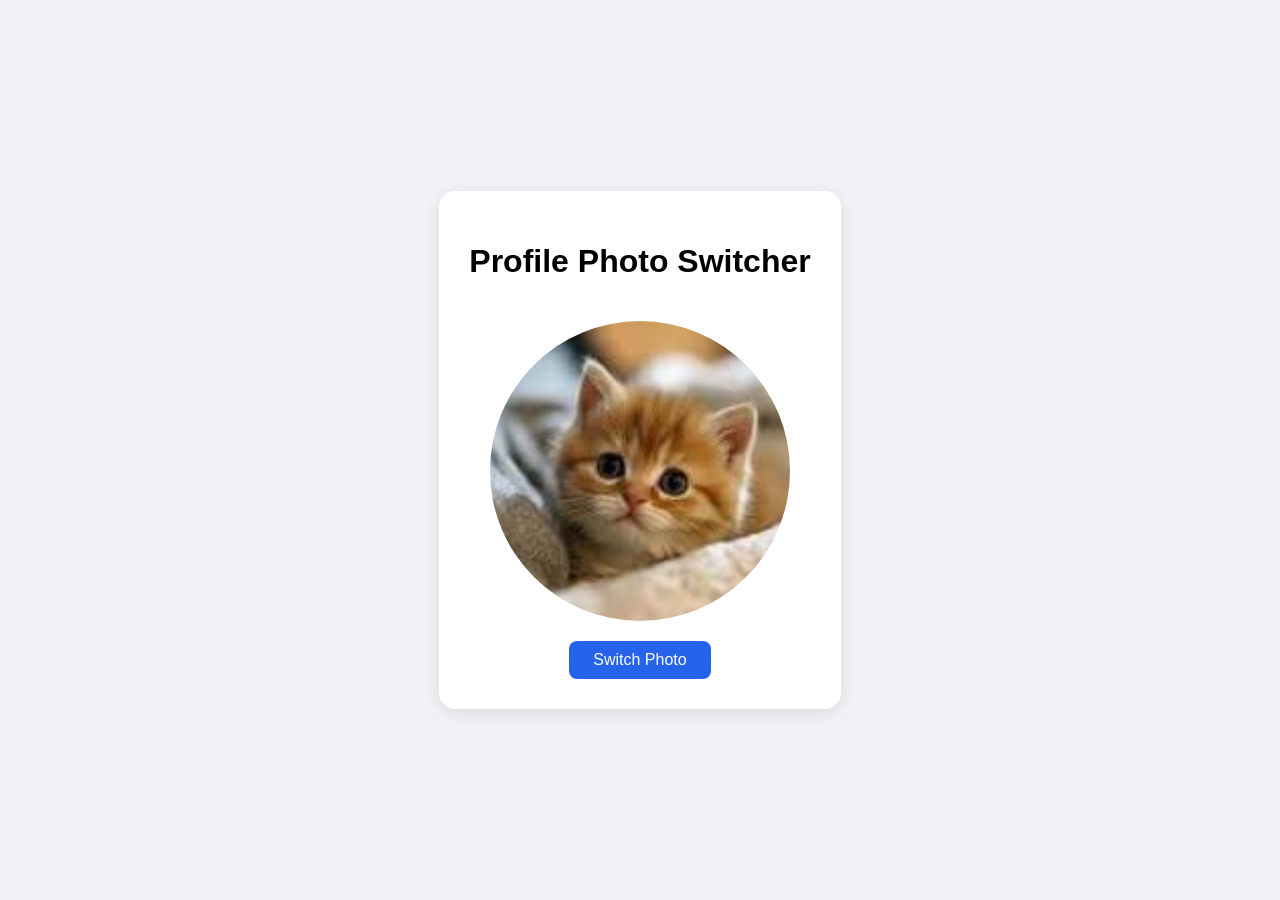
<file: bounce01/index.html>
<!DOCTYPE html>
<html lang="en">
<head>
    <meta charset="UTF-8">
    <meta name="viewport" content="width=device-width, initial-scale=1.0">
    <title>Profile Photo Switcher</title>
    <link rel="stylesheet" href="style.css">
</head>
<body>

    <main>
        <h1>Profile Photo Switcher</h1>

        <img
            id="profilePhoto"
            src="assets/casual.jpg"
            alt="Casual profile photo"
        >

        <button id="switchButton">Switch Photo</button>
    </main>

    <script src="script.js"></script>
</body>
</html>
</file>
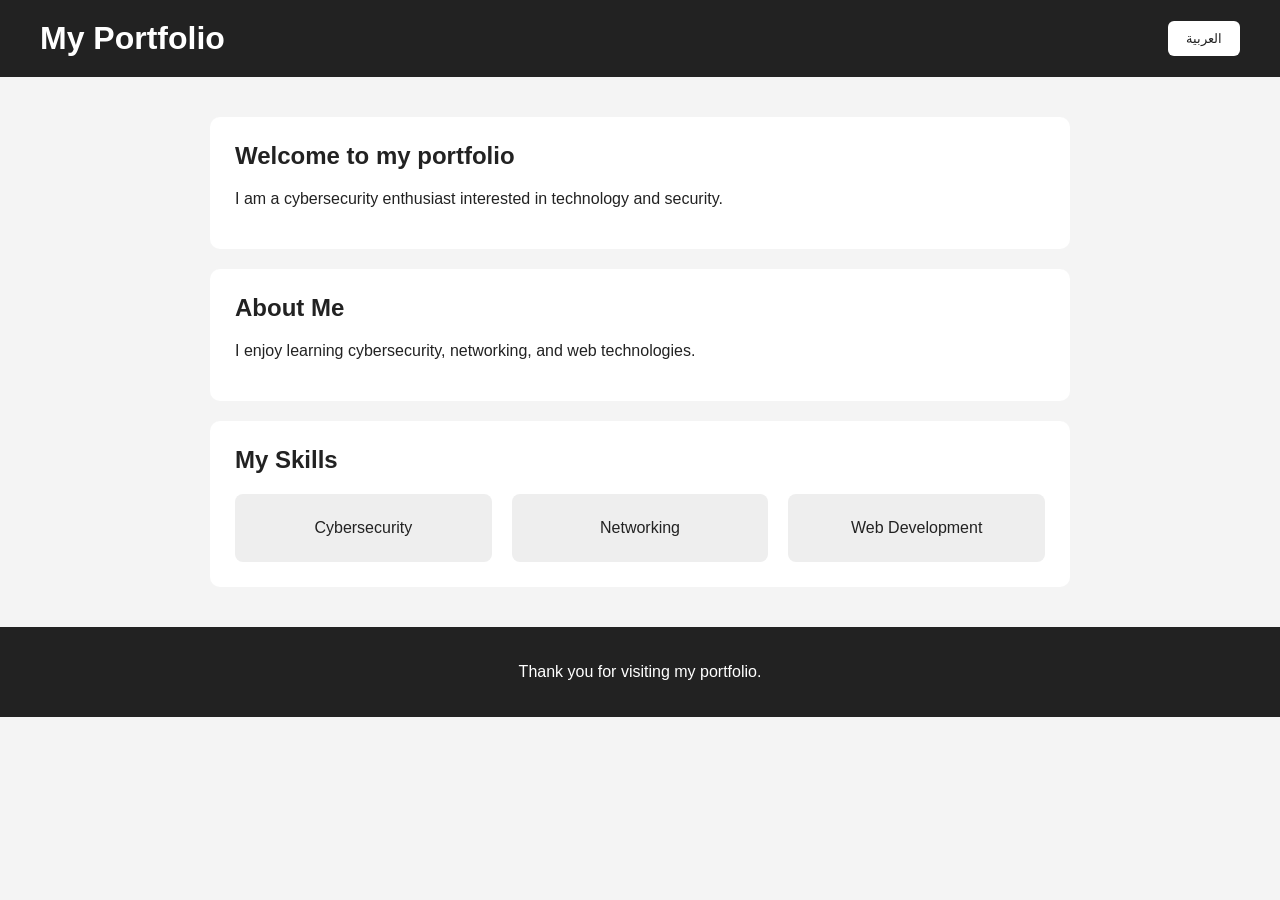
<file: bounce02/index.html>
<!DOCTYPE html>
<html lang="en" dir="ltr">
<head>
    <meta charset="UTF-8">
    <meta name="viewport" content="width=device-width, initial-scale=1.0">
    <title>My Portfolio</title>
    <link rel="stylesheet" href="style.css">
</head>
<body>

    <header>
        <h1 id="title">My Portfolio</h1>

        <button id="languageButton">العربية</button>
    </header>

    <main>
        <section>
            <h2 id="welcome">Welcome to my portfolio</h2>

            <p id="description">
                I am a cybersecurity enthusiast interested in technology and security.
            </p>
        </section>

        <section>
            <h2 id="aboutTitle">About Me</h2>

            <p id="aboutText">
                I enjoy learning cybersecurity, networking, and web technologies.
            </p>
        </section>

        <section>
            <h2 id="skillsTitle">My Skills</h2>

            <div class="skills">
                <div class="card" id="skill1">Cybersecurity</div>
                <div class="card" id="skill2">Networking</div>
                <div class="card" id="skill3">Web Development</div>
            </div>
        </section>
    </main>

    <footer>
        <p id="footerText">Thank you for visiting my portfolio.</p>
    </footer>

    <script src="script.js"></script>
</body>
</html>
</file>
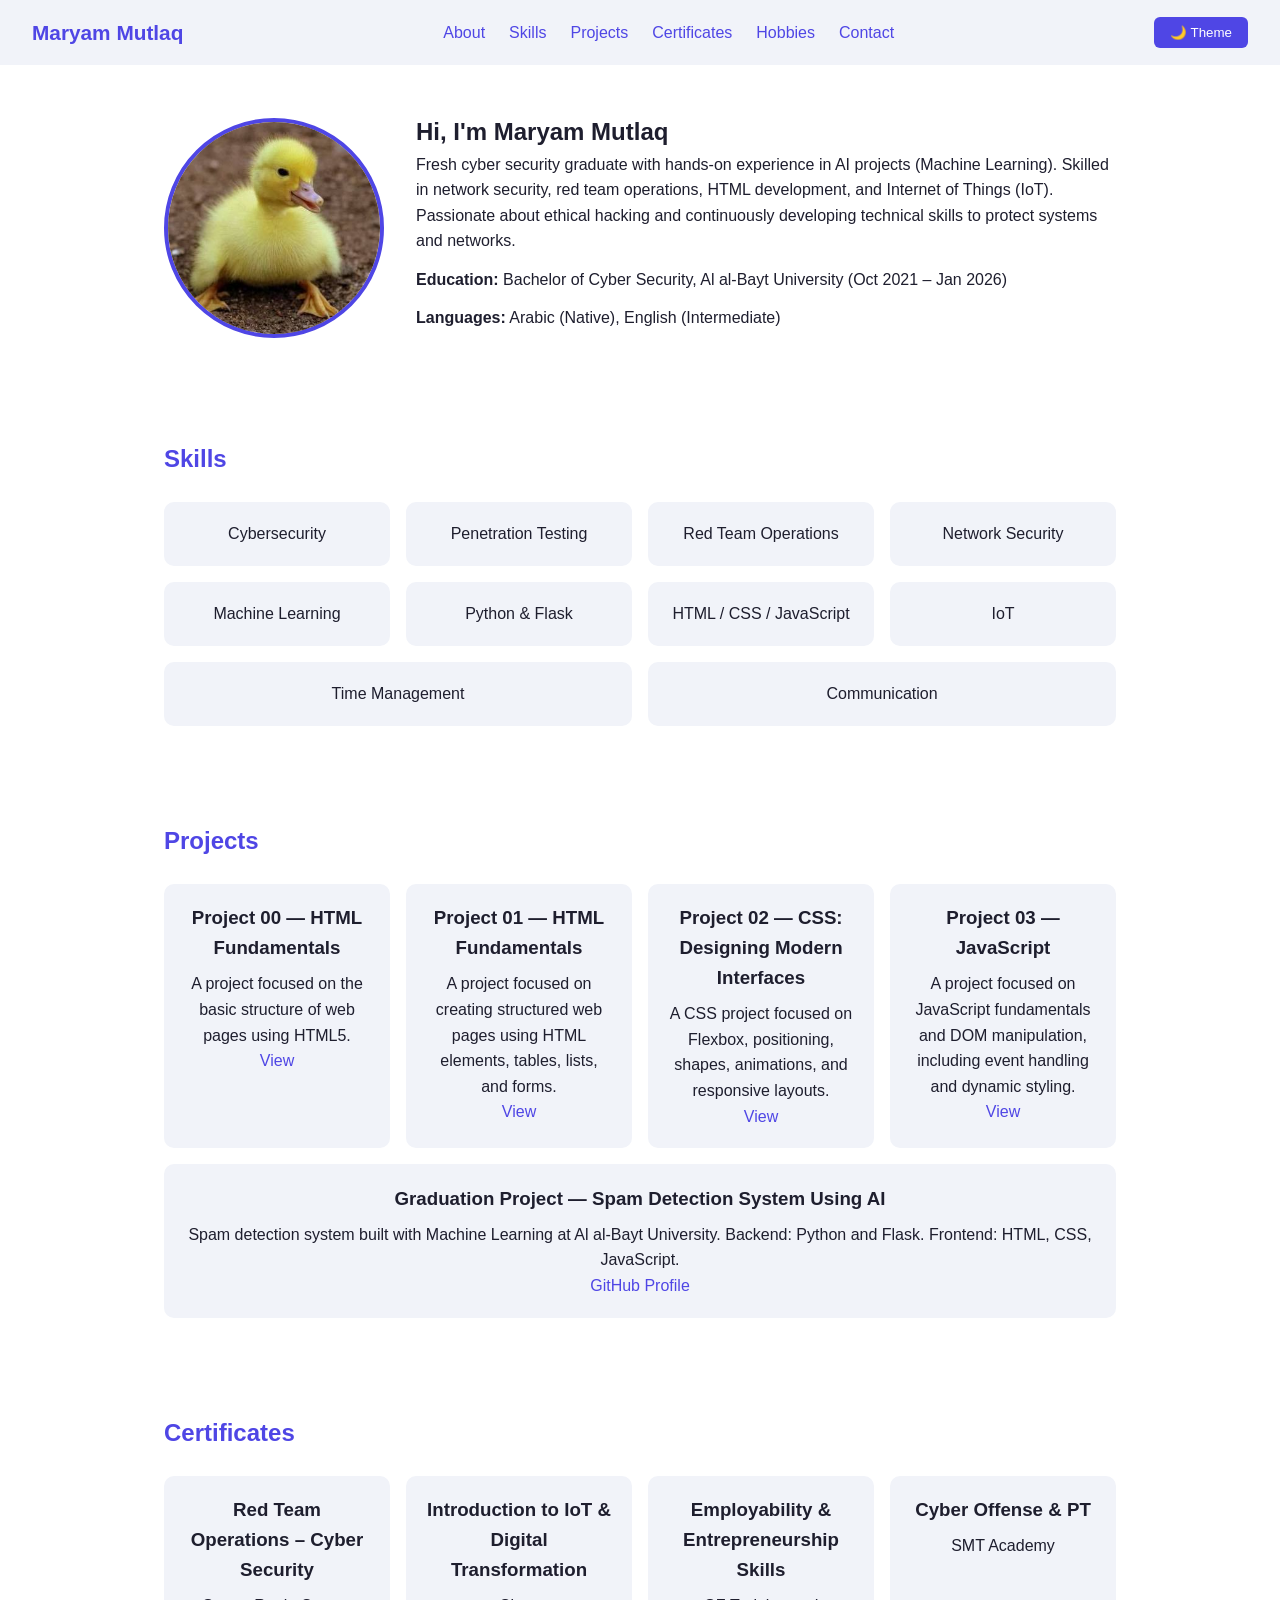
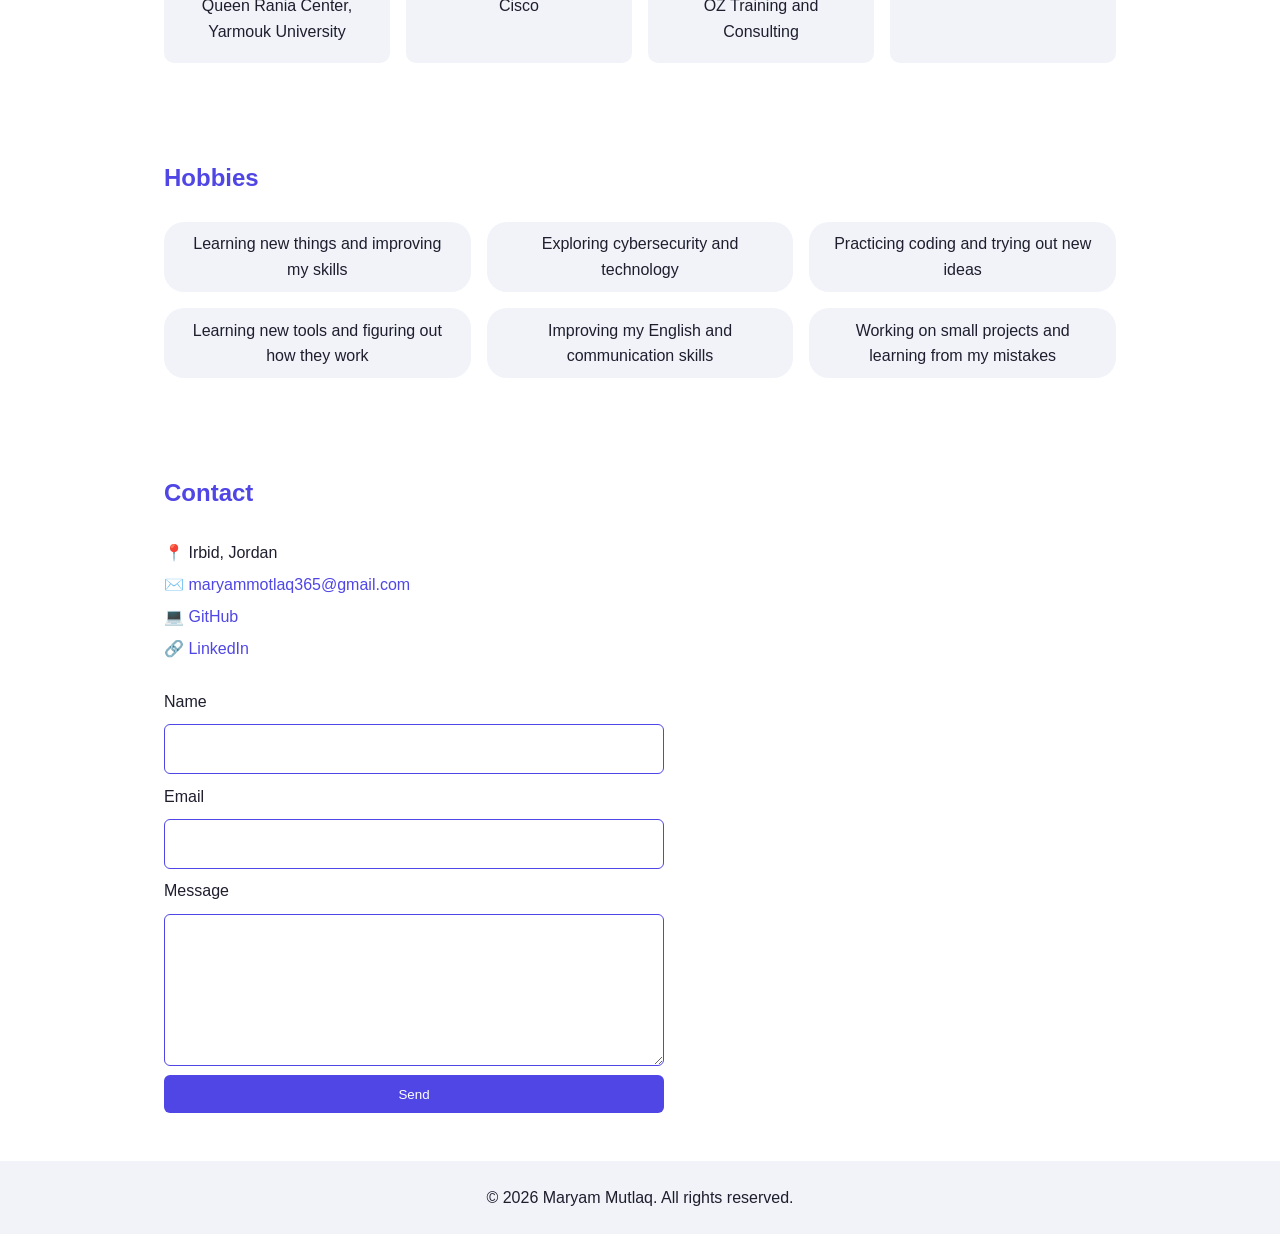
<file: ex00/index.html>
<!DOCTYPE html>
<html lang="en">
<head>
  <meta charset="UTF-8">
  <meta name="viewport" content="width=device-width, initial-scale=1.0">
  <title>Maryam Mutlaq | Cyber Security Portfolio</title>
  <link rel="stylesheet" href="style.css">
</head>
<body>
  <header class="navbar">
    <a href="#about" class="logo">Maryam Mutlaq</a>
    <nav>
      <ul class="nav-links">
        <li><a href="#about">About</a></li>
        <li><a href="#skills">Skills</a></li>
        <li><a href="#projects">Projects</a></li>
        <li><a href="#certificates">Certificates</a></li>
        <li><a href="#hobbies">Hobbies</a></li>
        <li><a href="#contact">Contact</a></li>
      </ul>
    </nav>
    <button id="theme-toggle" type="button" aria-label="Switch theme">🌙 Theme</button>
  </header>

  <main>
    <section id="about" class="section about">
      <img src="assets/photo.jpg" alt="Portrait of Maryam Mutlaq" class="photo">
      <div class="about-text">
        <h1>Hi, I'm Maryam Mutlaq</h1>
        <p>Fresh cyber security graduate with hands-on experience in AI projects
           (Machine Learning). Skilled in network security, red team operations,
           HTML development, and Internet of Things (IoT). Passionate about
           ethical hacking and continuously developing technical skills to
           protect systems and networks.</p>
        <p><strong>Education:</strong> Bachelor of Cyber Security, Al al-Bayt
           University (Oct 2021 – Jan 2026)</p>
        <p><strong>Languages:</strong> Arabic (Native), English (Intermediate)</p>
      </div>
    </section>

    <section id="skills" class="section">
      <h2>Skills</h2>
      <div class="grid">
        <div class="card">Cybersecurity</div>
        <div class="card">Penetration Testing</div>
        <div class="card">Red Team Operations</div>
        <div class="card">Network Security</div>
        <div class="card">Machine Learning</div>
        <div class="card">Python &amp; Flask</div>
        <div class="card">HTML / CSS / JavaScript</div>
        <div class="card">IoT</div>
        <div class="card">Time Management</div>
        <div class="card">Communication</div>
      </div>
    </section>

    <section id="projects" class="section">
      <h2>Projects</h2>
      <div class="grid">
        <article class="card">
          <h3>Project 00 — HTML Fundamentals</h3>
          <p>A project focused on the basic structure of web pages using HTML5.</p>
          <a href="https://github.com/maryammotlaq365-byte" target="_blank" rel="noopener">View</a>
        </article>

        <article class="card">
          <h3>Project 01 — HTML Fundamentals</h3>
          <p>A project focused on creating structured web pages using HTML
             elements, tables, lists, and forms.</p>
          <a href="https://github.com/maryammotlaq365-byte/discovery-web-piscine" target="_blank" rel="noopener">View</a>
        </article>

        <article class="card">
          <h3>Project 02 — CSS: Designing Modern Interfaces</h3>
          <p>A CSS project focused on Flexbox, positioning, shapes,
             animations, and responsive layouts.</p>
          <a href="https://github.com/maryammotlaq365-byte/Repository-02" target="_blank" rel="noopener">View</a>
        </article>

        <article class="card">
          <h3>Project 03 — JavaScript</h3>
          <p>A project focused on JavaScript fundamentals and DOM
             manipulation, including event handling and dynamic styling.</p>
          <a href="https://github.com/maryammotlaq365-byte/Repository-03" target="_blank" rel="noopener">View</a>
        </article>

        <article class="card">
          <h3>Graduation Project — Spam Detection System Using AI</h3>
          <p>Spam detection system built with Machine Learning at Al al-Bayt
             University. Backend: Python and Flask. Frontend: HTML, CSS,
             JavaScript.</p>
          <a href="https://github.com/maryammotlaq365-byte" target="_blank" rel="noopener">GitHub Profile</a>
        </article>
      </div>
    </section>

    <section id="certificates" class="section">
      <h2>Certificates</h2>
      <div class="grid">
        <div class="card">
          <h3>Red Team Operations – Cyber Security</h3>
          <p>Queen Rania Center, Yarmouk University</p>
        </div>
        <div class="card">
          <h3>Introduction to IoT &amp; Digital Transformation</h3>
          <p>Cisco</p>
        </div>
        <div class="card">
          <h3>Employability &amp; Entrepreneurship Skills</h3>
          <p>OZ Training and Consulting</p>
        </div>
        <div class="card">
          <h3>Cyber Offense &amp; PT</h3>
          <p>SMT Academy</p>
        </div>
      </div>
    </section>

    <section id="hobbies" class="section">
      <h2>Hobbies</h2>
      <ul class="hobbies">
        <li>Learning new things and improving my skills</li>
        <li>Exploring cybersecurity and technology</li>
        <li>Practicing coding and trying out new ideas</li>
        <li>Learning new tools and figuring out how they work</li>
        <li>Improving my English and communication skills</li>
        <li>Working on small projects and learning from my mistakes</li>
      </ul>
    </section>

    <section id="contact" class="section">
      <h2>Contact</h2>
      <p class="contact-info">
        📍 Irbid, Jordan<br>
        ✉️ <a href="mailto:maryammotlaq365@gmail.com">maryammotlaq365@gmail.com</a><br>
        💻 <a href="https://github.com/maryammotlaq365-byte" target="_blank" rel="noopener">GitHub</a><br>
        	🔗 <a href="https://www.linkedin.com/in/maryam-mutlaq-96b87a2b5" target="_blank" rel="noopener noreferrer">LinkedIn</a>

      </p>

      <form class="contact-form" action="#" method="post">
        <label for="name">Name</label>
        <input type="text" id="name" name="name" required>

        <label for="email">Email</label>
        <input type="email" id="email" name="email" required>

        <label for="message">Message</label>
        <textarea id="message" name="message" rows="5" required></textarea>

        <button type="submit">Send</button>
      </form>
    </section>
  </main>

  <footer class="footer">
    <p>&copy; 2026 Maryam Mutlaq. All rights reserved.</p>
  </footer>

  <script src="script.js"></script>
</body>
</html>
</file>
<file: bounce01/style.css>
*, *::before, *::after {
    box-sizing: border-box;
}

body {
    margin: 0;
    min-height: 100vh;
    display: flex;
    justify-content: center;
    align-items: center;
    background-color: #f0f2f5;
    font-family: Arial, sans-serif;
}

main {
    display: flex;
    flex-direction: column;
    align-items: center;
    gap: 20px;
    padding: 30px;
    background-color: #ffffff;
    border-radius: 16px;
    box-shadow: 0 4px 16px rgba(0, 0, 0, 0.1);
}

#profilePhoto {
    width: 300px;
    height: 300px;
    object-fit: cover;
    border-radius: 50%;
    opacity: 1;
    transition: opacity 0.3s ease;
}

#profilePhoto.fade-out {
    opacity: 0;
}

button {
    padding: 10px 24px;
    font-size: 16px;
    border: none;
    border-radius: 8px;
    background-color: #2563eb;
    color: #ffffff;
    cursor: pointer;
    transition: background-color 0.2s ease, transform 0.2s ease;
}

button:hover {
    background-color: #1d4ed8;
    transform: scale(1.05);
}
</file>
<file: bounce02/style.css>
* {
    box-sizing: border-box;
}

body {
    margin: 0;
    font-family: Arial, sans-serif;
    background: #f4f4f4;
    color: #222;
}

header {
    display: flex;
    justify-content: space-between;
    align-items: center;
    padding: 20px 40px;
    background: #222;
    color: white;
}

header h1 {
    margin: 0;
}

button {
    padding: 10px 18px;
    border: none;
    cursor: pointer;
    border-radius: 6px;
    background: white;
    color: #222;
}

main {
    max-width: 900px;
    margin: 40px auto;
    padding: 0 20px;
}

section {
    background: white;
    padding: 25px;
    margin-bottom: 20px;
    border-radius: 10px;
}

section h2 {
    margin-top: 0;
}

.skills {
    display: flex;
    gap: 20px;
    flex-wrap: wrap;
}

.card {
    flex: 1;
    min-width: 180px;
    padding: 25px;
    background: #eeeeee;
    text-align: center;
    border-radius: 8px;
}

footer {
    text-align: center;
    padding: 20px;
    background: #222;
    color: white;
}

/* RTL support */
[dir="rtl"] {
    text-align: right;
}

[dir="rtl"] header {
    flex-direction: row;
}

[dir="rtl"] .skills {
    direction: rtl;
}

[dir="ltr"] {
    text-align: left;
}

[dir="ltr"] header {
    flex-direction: row;
}

[dir="ltr"] .skills {
    direction: ltr;
}
</file>
<file: ex00/style.css>
:root {
  --bg: #ffffff;
  --text: #1e1e2e;
  --card: #f1f3f9;
  --accent: #4f46e5;
}

body.dark {
  --bg: #12121a;
  --text: #e8e8f0;
  --card: #1e1e2c;
  --accent: #8b9cff;
}

* { box-sizing: border-box; margin: 0; padding: 0; }

html { scroll-behavior: smooth; }

body {
  font-family: Arial, Helvetica, sans-serif;
  background: var(--bg);
  color: var(--text);
  line-height: 1.6;
  transition: background 0.3s, color 0.3s;
}

a { color: var(--accent); text-decoration: none; }

.navbar {
  position: sticky;
  top: 0;
  z-index: 10;
  display: flex;
  justify-content: space-between;
  align-items: center;
  padding: 1rem 2rem;
  background: var(--card);
}

.logo { font-weight: bold; font-size: 1.3rem; }

.nav-links { display: flex; gap: 1.5rem; list-style: none; }

#theme-toggle {
  padding: 0.5rem 1rem;
  border: none;
  border-radius: 6px;
  background: var(--accent);
  color: #fff;
  cursor: pointer;
}

.section { max-width: 1000px; margin: 0 auto; padding: 3rem 1.5rem; }

.section h2 { margin-bottom: 1.5rem; color: var(--accent); }

.about { display: flex; align-items: center; gap: 2rem; }

.about-text p { margin-bottom: 0.8rem; }

.photo {
  width: 220px;
  height: 220px;
  object-fit: cover;
  border-radius: 50%;
  border: 4px solid var(--accent);
}

.grid {
  display: flex;
  flex-wrap: wrap;
  gap: 1rem;
}

.card {
  flex: 1 1 200px;
  padding: 1.2rem;
  background: var(--card);
  border-radius: 10px;
  text-align: center;
}

.card h3 { margin-bottom: 0.5rem; }

.hobbies { display: flex; flex-wrap: wrap; gap: 1rem; list-style: none; }

.hobbies li {
  flex: 1 1 280px;
  padding: 0.6rem 1.2rem;
  background: var(--card);
  border-radius: 20px;
  text-align: center;
}

.contact-info { margin-bottom: 1.5rem; line-height: 2; }

.contact-form {
  display: flex;
  flex-direction: column;
  gap: 0.6rem;
  max-width: 500px;
}

.contact-form input,
.contact-form textarea {
  padding: 0.7rem;
  border: 1px solid var(--accent);
  border-radius: 6px;
  background: var(--bg);
  color: var(--text);
  font: inherit;
}

.contact-form button {
  padding: 0.7rem;
  border: none;
  border-radius: 6px;
  background: var(--accent);
  color: #fff;
  cursor: pointer;
}

.footer { text-align: center; padding: 1.5rem; background: var(--card); }

/* Tablet */
@media (max-width: 768px) {
  .navbar { flex-direction: column; gap: 0.8rem; }
  .nav-links { gap: 1rem; flex-wrap: wrap; justify-content: center; }
  .about { flex-direction: column; text-align: center; }
}

/* Mobile */
@media (max-width: 480px) {
  .section { padding: 2rem 1rem; }
  .photo { width: 160px; height: 160px; }
  .nav-links { flex-direction: column; align-items: center; gap: 0.4rem; }
}
</file>
